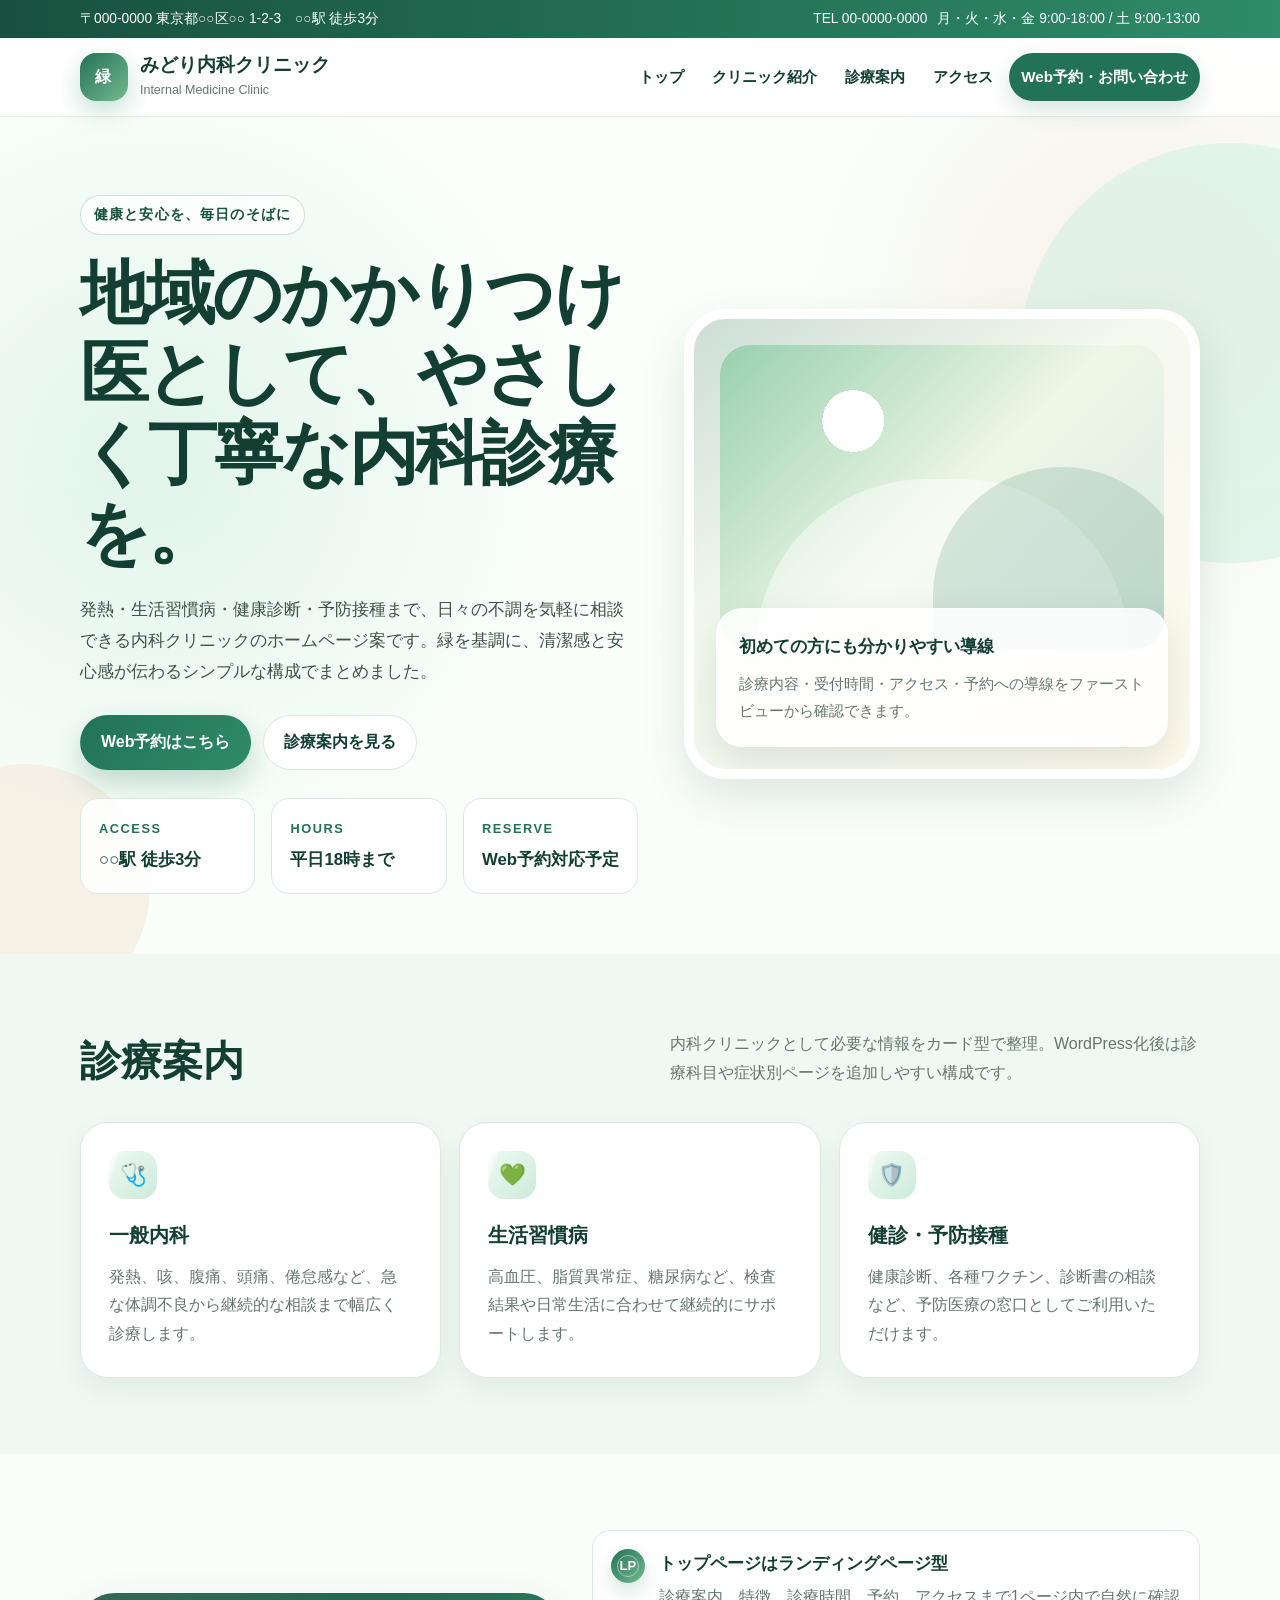
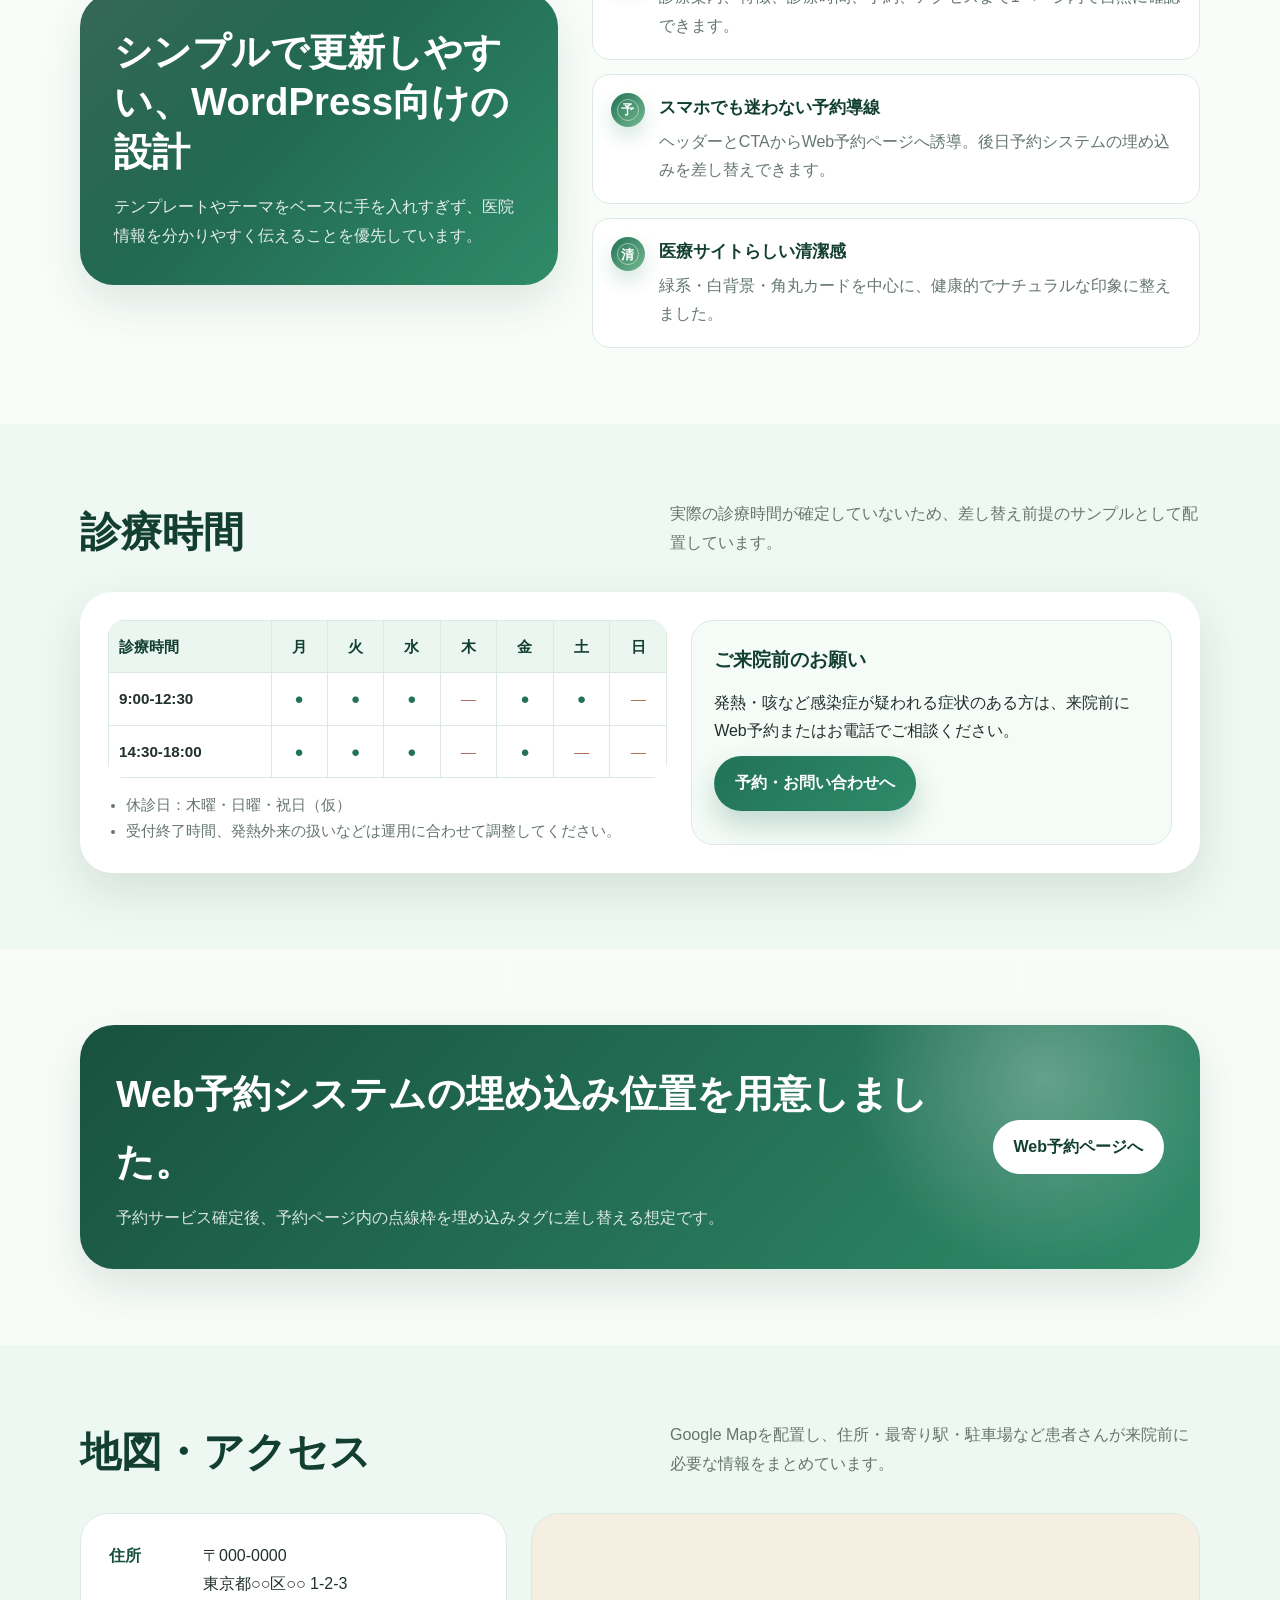
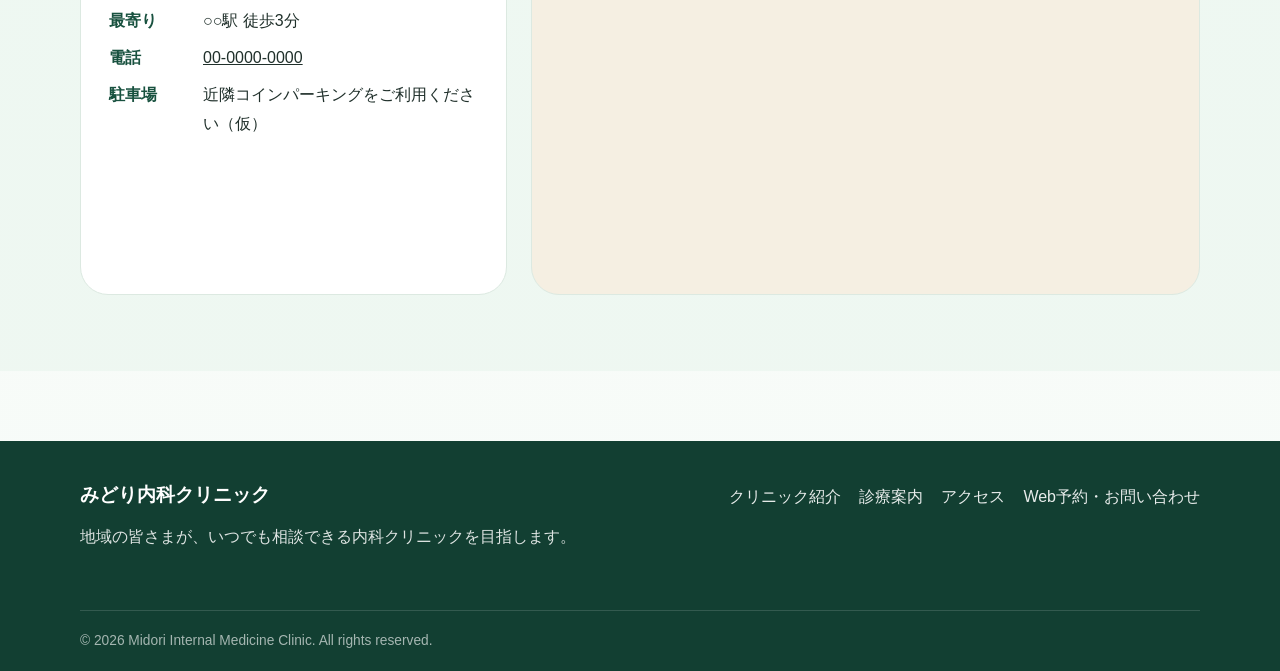
<file: index.html>
<!doctype html>
<html lang="ja">
  <head>
    <meta charset="utf-8" />
    <meta name="viewport" content="width=device-width, initial-scale=1" />
    <title>みどり内科クリニック｜地域に寄り添う内科クリニック</title>
    <meta
      name="description"
      content="みどり内科クリニックの新規ホームページ案。診療案内、アクセス、Web予約の埋め込み位置、お問い合わせをスマホ・PCで見やすくまとめています。"
    />
    <link rel="stylesheet" href="assets/styles.css" />
  </head>
  <body>
    <header class="site-header">
      <div class="top-strip">
        <div class="top-strip__inner">
          <span>〒000-0000 東京都○○区○○ 1-2-3　○○駅 徒歩3分</span>
          <span class="top-strip__links">
            <a href="tel:0000000000">TEL 00-0000-0000</a>
            <span>月・火・水・金 9:00-18:00 / 土 9:00-13:00</span>
          </span>
        </div>
      </div>
      <div class="header-main">
        <a class="brand" href="index.html" aria-label="みどり内科クリニック ホーム">
          <span class="brand-mark">緑</span>
          <span>
            <span class="brand-name">みどり内科クリニック</span>
            <span class="brand-sub">Internal Medicine Clinic</span>
          </span>
        </a>
        <button class="nav-toggle" type="button" aria-expanded="false" data-nav-toggle>メニュー</button>
        <nav class="site-nav" data-site-nav aria-label="主要ナビゲーション">
          <a href="index.html">トップ</a>
          <a href="about.html">クリニック紹介</a>
          <a href="services.html">診療案内</a>
          <a href="access.html">アクセス</a>
          <a class="nav-cta" href="reservation.html">Web予約・お問い合わせ</a>
        </nav>
      </div>
    </header>

    <main>
      <section class="hero" id="top">
        <div class="container hero-grid">
          <div>
            <p class="eyebrow">健康と安心を、毎日のそばに</p>
            <h1>地域のかかりつけ医として、やさしく丁寧な内科診療を。</h1>
            <p class="hero-lead">
              発熱・生活習慣病・健康診断・予防接種まで、日々の不調を気軽に相談できる内科クリニックのホームページ案です。緑を基調に、清潔感と安心感が伝わるシンプルな構成でまとめました。
            </p>
            <div class="hero-actions">
              <a class="button button-primary" href="reservation.html">Web予約はこちら</a>
              <a class="button button-secondary" href="services.html">診療案内を見る</a>
            </div>
            <div class="quick-info" aria-label="クリニック基本情報">
              <div class="quick-info__item">
                <span>ACCESS</span>
                <strong>○○駅 徒歩3分</strong>
              </div>
              <div class="quick-info__item">
                <span>HOURS</span>
                <strong>平日18時まで</strong>
              </div>
              <div class="quick-info__item">
                <span>RESERVE</span>
                <strong>Web予約対応予定</strong>
              </div>
            </div>
          </div>
          <div class="hero-card" aria-label="院内イメージ">
            <div class="hero-card__photo"></div>
            <div class="hero-card__panel">
              <strong>初めての方にも分かりやすい導線</strong>
              <p>診療内容・受付時間・アクセス・予約への導線をファーストビューから確認できます。</p>
            </div>
          </div>
        </div>
      </section>

      <section class="section section-soft" id="services">
        <div class="container">
          <div class="section-heading">
            <h2>診療案内</h2>
            <p>内科クリニックとして必要な情報をカード型で整理。WordPress化後は診療科目や症状別ページを追加しやすい構成です。</p>
          </div>
          <div class="cards">
            <article class="card">
              <div class="card__icon" data-icon="🩺" aria-hidden="true"></div>
              <h3>一般内科</h3>
              <p>発熱、咳、腹痛、頭痛、倦怠感など、急な体調不良から継続的な相談まで幅広く診療します。</p>
            </article>
            <article class="card">
              <div class="card__icon" data-icon="💚" aria-hidden="true"></div>
              <h3>生活習慣病</h3>
              <p>高血圧、脂質異常症、糖尿病など、検査結果や日常生活に合わせて継続的にサポートします。</p>
            </article>
            <article class="card">
              <div class="card__icon" data-icon="🛡️" aria-hidden="true"></div>
              <h3>健診・予防接種</h3>
              <p>健康診断、各種ワクチン、診断書の相談など、予防医療の窓口としてご利用いただけます。</p>
            </article>
          </div>
        </div>
      </section>

      <section class="section">
        <div class="container feature-grid">
          <div class="feature-panel">
            <h2>シンプルで更新しやすい、WordPress向けの設計</h2>
            <p>テンプレートやテーマをベースに手を入れすぎず、医院情報を分かりやすく伝えることを優先しています。</p>
          </div>
          <div class="feature-list">
            <div class="feature-list__item">
              <span class="feature-icon" data-icon="LP" aria-hidden="true"></span>
              <div>
                <h3>トップページはランディングページ型</h3>
                <p>診療案内、特徴、診療時間、予約、アクセスまで1ページ内で自然に確認できます。</p>
              </div>
            </div>
            <div class="feature-list__item">
              <span class="feature-icon" data-icon="予" aria-hidden="true"></span>
              <div>
                <h3>スマホでも迷わない予約導線</h3>
                <p>ヘッダーとCTAからWeb予約ページへ誘導。後日予約システムの埋め込みを差し替えできます。</p>
              </div>
            </div>
            <div class="feature-list__item">
              <span class="feature-icon" data-icon="清" aria-hidden="true"></span>
              <div>
                <h3>医療サイトらしい清潔感</h3>
                <p>緑系・白背景・角丸カードを中心に、健康的でナチュラルな印象に整えました。</p>
              </div>
            </div>
          </div>
        </div>
      </section>

      <section class="section section-soft" id="hours">
        <div class="container">
          <div class="section-heading">
            <h2>診療時間</h2>
            <p>実際の診療時間が確定していないため、差し替え前提のサンプルとして配置しています。</p>
          </div>
          <div class="hours-card">
            <div>
              <table class="hours-table" aria-label="診療時間表">
                <thead>
                  <tr>
                    <th>診療時間</th>
                    <th>月</th>
                    <th>火</th>
                    <th>水</th>
                    <th>木</th>
                    <th>金</th>
                    <th>土</th>
                    <th>日</th>
                  </tr>
                </thead>
                <tbody>
                  <tr>
                    <td>9:00-12:30</td>
                    <td class="circle">●</td>
                    <td class="circle">●</td>
                    <td class="circle">●</td>
                    <td class="closed">—</td>
                    <td class="circle">●</td>
                    <td class="circle">●</td>
                    <td class="closed">—</td>
                  </tr>
                  <tr>
                    <td>14:30-18:00</td>
                    <td class="circle">●</td>
                    <td class="circle">●</td>
                    <td class="circle">●</td>
                    <td class="closed">—</td>
                    <td class="circle">●</td>
                    <td class="closed">—</td>
                    <td class="closed">—</td>
                  </tr>
                </tbody>
              </table>
              <ul class="note-list">
                <li>休診日：木曜・日曜・祝日（仮）</li>
                <li>受付終了時間、発熱外来の扱いなどは運用に合わせて調整してください。</li>
              </ul>
            </div>
            <div class="info-box">
              <h3>ご来院前のお願い</h3>
              <p>発熱・咳など感染症が疑われる症状のある方は、来院前にWeb予約またはお電話でご相談ください。</p>
              <a class="button button-primary" href="reservation.html">予約・お問い合わせへ</a>
            </div>
          </div>
        </div>
      </section>

      <section class="section">
        <div class="container cta-band">
          <div class="cta-band__inner">
            <div>
              <h2>Web予約システムの埋め込み位置を用意しました。</h2>
              <p>予約サービス確定後、予約ページ内の点線枠を埋め込みタグに差し替える想定です。</p>
            </div>
            <a class="button button-secondary" href="reservation.html">Web予約ページへ</a>
          </div>
        </div>
      </section>

      <section class="section section-soft" id="access">
        <div class="container">
          <div class="section-heading">
            <h2>地図・アクセス</h2>
            <p>Google Mapを配置し、住所・最寄り駅・駐車場など患者さんが来院前に必要な情報をまとめています。</p>
          </div>
          <div class="access-grid">
            <div class="access-detail">
              <dl>
                <dt>住所</dt>
                <dd>〒000-0000<br />東京都○○区○○ 1-2-3</dd>
                <dt>最寄り</dt>
                <dd>○○駅 徒歩3分</dd>
                <dt>電話</dt>
                <dd><a href="tel:0000000000">00-0000-0000</a></dd>
                <dt>駐車場</dt>
                <dd>近隣コインパーキングをご利用ください（仮）</dd>
              </dl>
            </div>
            <div class="map-box">
              <iframe
                title="Google Map"
                loading="lazy"
                referrerpolicy="no-referrer-when-downgrade"
                src="https://www.google.com/maps?q=%E6%9D%B1%E4%BA%AC%E9%A7%85&output=embed"
              ></iframe>
            </div>
          </div>
        </div>
      </section>
    </main>

    <footer class="site-footer">
      <div class="container footer-grid">
        <div>
          <strong class="brand-name" style="color: #fff">みどり内科クリニック</strong>
          <p>地域の皆さまが、いつでも相談できる内科クリニックを目指します。</p>
        </div>
        <nav class="footer-nav" aria-label="フッターナビゲーション">
          <a href="about.html">クリニック紹介</a>
          <a href="services.html">診療案内</a>
          <a href="access.html">アクセス</a>
          <a href="reservation.html">Web予約・お問い合わせ</a>
        </nav>
      </div>
      <div class="container copyright">© 2026 Midori Internal Medicine Clinic. All rights reserved.</div>
    </footer>
    <script src="assets/main.js"></script>
  </body>
</html>
</file>
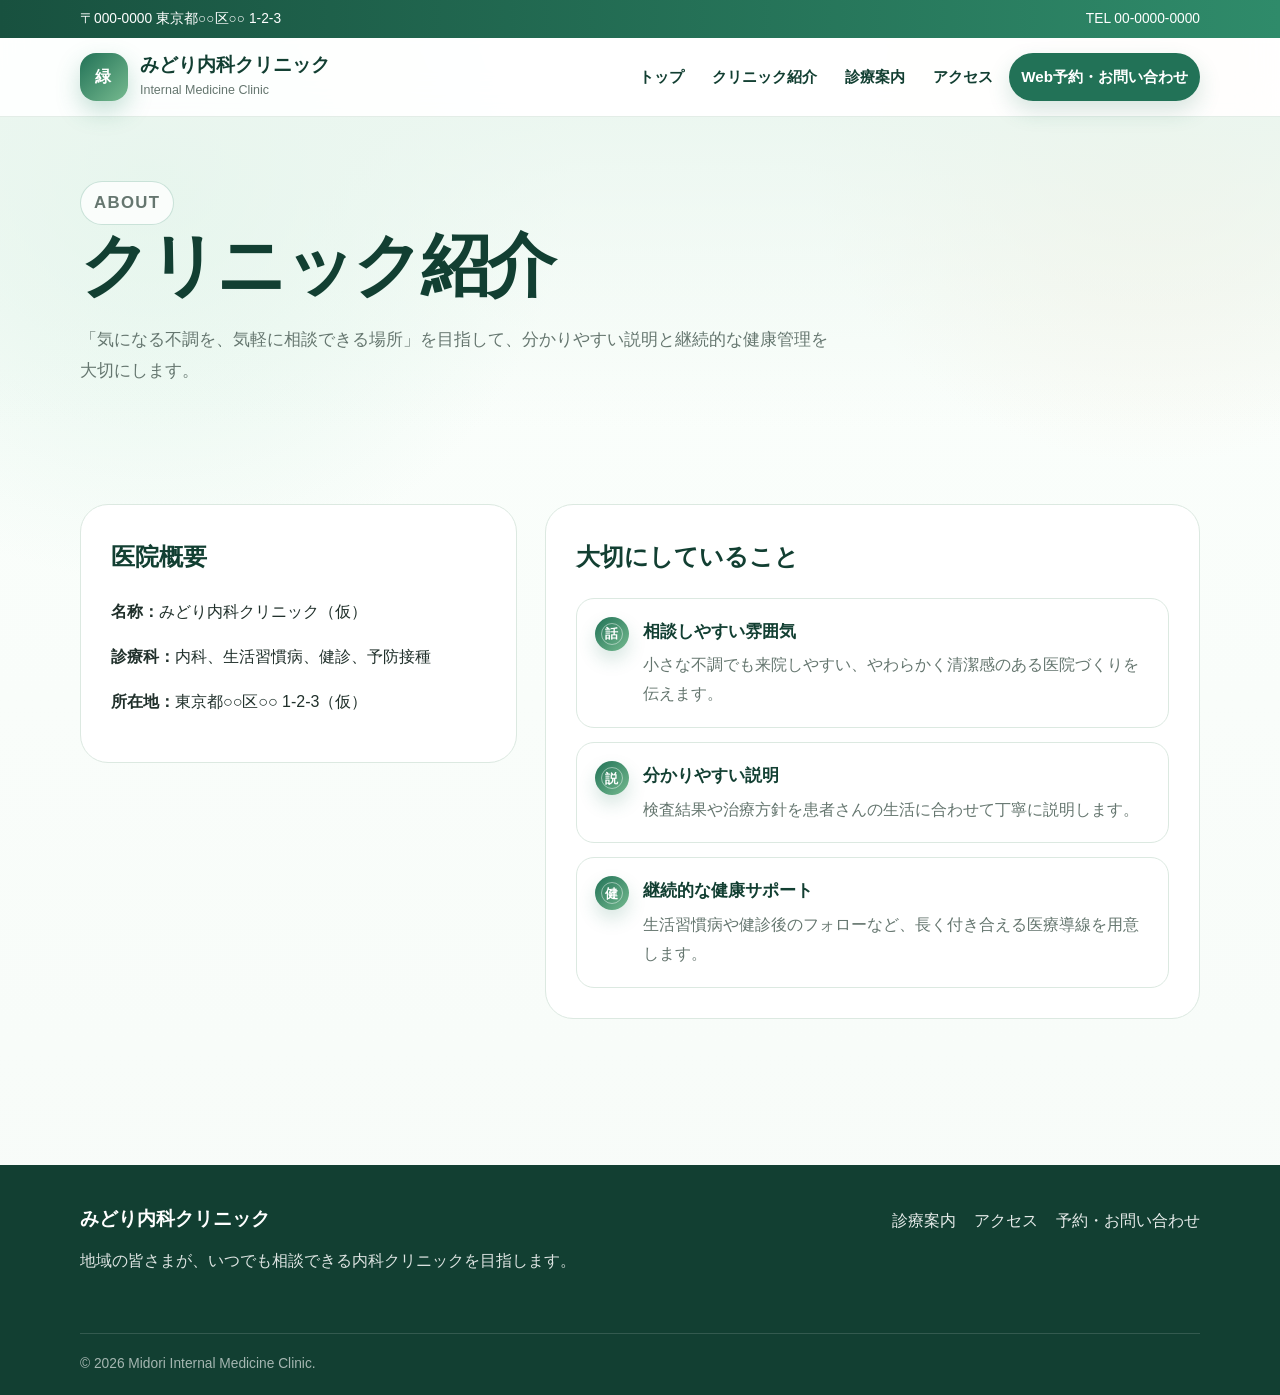
<file: about.html>
<!doctype html>
<html lang="ja">
  <head>
    <meta charset="utf-8" />
    <meta name="viewport" content="width=device-width, initial-scale=1" />
    <title>クリニック紹介｜みどり内科クリニック</title>
    <meta name="description" content="みどり内科クリニックの理念、特徴、院内づくりを紹介します。" />
    <link rel="stylesheet" href="assets/styles.css" />
  </head>
  <body>
    <header class="site-header">
      <div class="top-strip"><div class="top-strip__inner"><span>〒000-0000 東京都○○区○○ 1-2-3</span><span class="top-strip__links"><a href="tel:0000000000">TEL 00-0000-0000</a></span></div></div>
      <div class="header-main">
        <a class="brand" href="index.html"><span class="brand-mark">緑</span><span><span class="brand-name">みどり内科クリニック</span><span class="brand-sub">Internal Medicine Clinic</span></span></a>
        <button class="nav-toggle" type="button" aria-expanded="false" data-nav-toggle>メニュー</button>
        <nav class="site-nav" data-site-nav aria-label="主要ナビゲーション"><a href="index.html">トップ</a><a href="about.html">クリニック紹介</a><a href="services.html">診療案内</a><a href="access.html">アクセス</a><a class="nav-cta" href="reservation.html">Web予約・お問い合わせ</a></nav>
      </div>
    </header>
    <main>
      <section class="page-hero">
        <div class="container">
          <p class="eyebrow">ABOUT</p>
          <h1>クリニック紹介</h1>
          <p>「気になる不調を、気軽に相談できる場所」を目指して、分かりやすい説明と継続的な健康管理を大切にします。</p>
        </div>
      </section>
      <section class="section">
        <div class="container content-grid">
          <aside class="content-card">
            <h2>医院概要</h2>
            <p><strong>名称：</strong>みどり内科クリニック（仮）</p>
            <p><strong>診療科：</strong>内科、生活習慣病、健診、予防接種</p>
            <p><strong>所在地：</strong>東京都○○区○○ 1-2-3（仮）</p>
          </aside>
          <div class="content-card">
            <h2>大切にしていること</h2>
            <div class="feature-list">
              <div class="feature-list__item"><span class="feature-icon" data-icon="話" aria-hidden="true"></span><div><h3>相談しやすい雰囲気</h3><p>小さな不調でも来院しやすい、やわらかく清潔感のある医院づくりを伝えます。</p></div></div>
              <div class="feature-list__item"><span class="feature-icon" data-icon="説" aria-hidden="true"></span><div><h3>分かりやすい説明</h3><p>検査結果や治療方針を患者さんの生活に合わせて丁寧に説明します。</p></div></div>
              <div class="feature-list__item"><span class="feature-icon" data-icon="健" aria-hidden="true"></span><div><h3>継続的な健康サポート</h3><p>生活習慣病や健診後のフォローなど、長く付き合える医療導線を用意します。</p></div></div>
            </div>
          </div>
        </div>
      </section>
    </main>
    <footer class="site-footer"><div class="container footer-grid"><div><strong class="brand-name" style="color:#fff">みどり内科クリニック</strong><p>地域の皆さまが、いつでも相談できる内科クリニックを目指します。</p></div><nav class="footer-nav"><a href="services.html">診療案内</a><a href="access.html">アクセス</a><a href="reservation.html">予約・お問い合わせ</a></nav></div><div class="container copyright">© 2026 Midori Internal Medicine Clinic.</div></footer>
    <script src="assets/main.js"></script>
  </body>
</html>
</file>
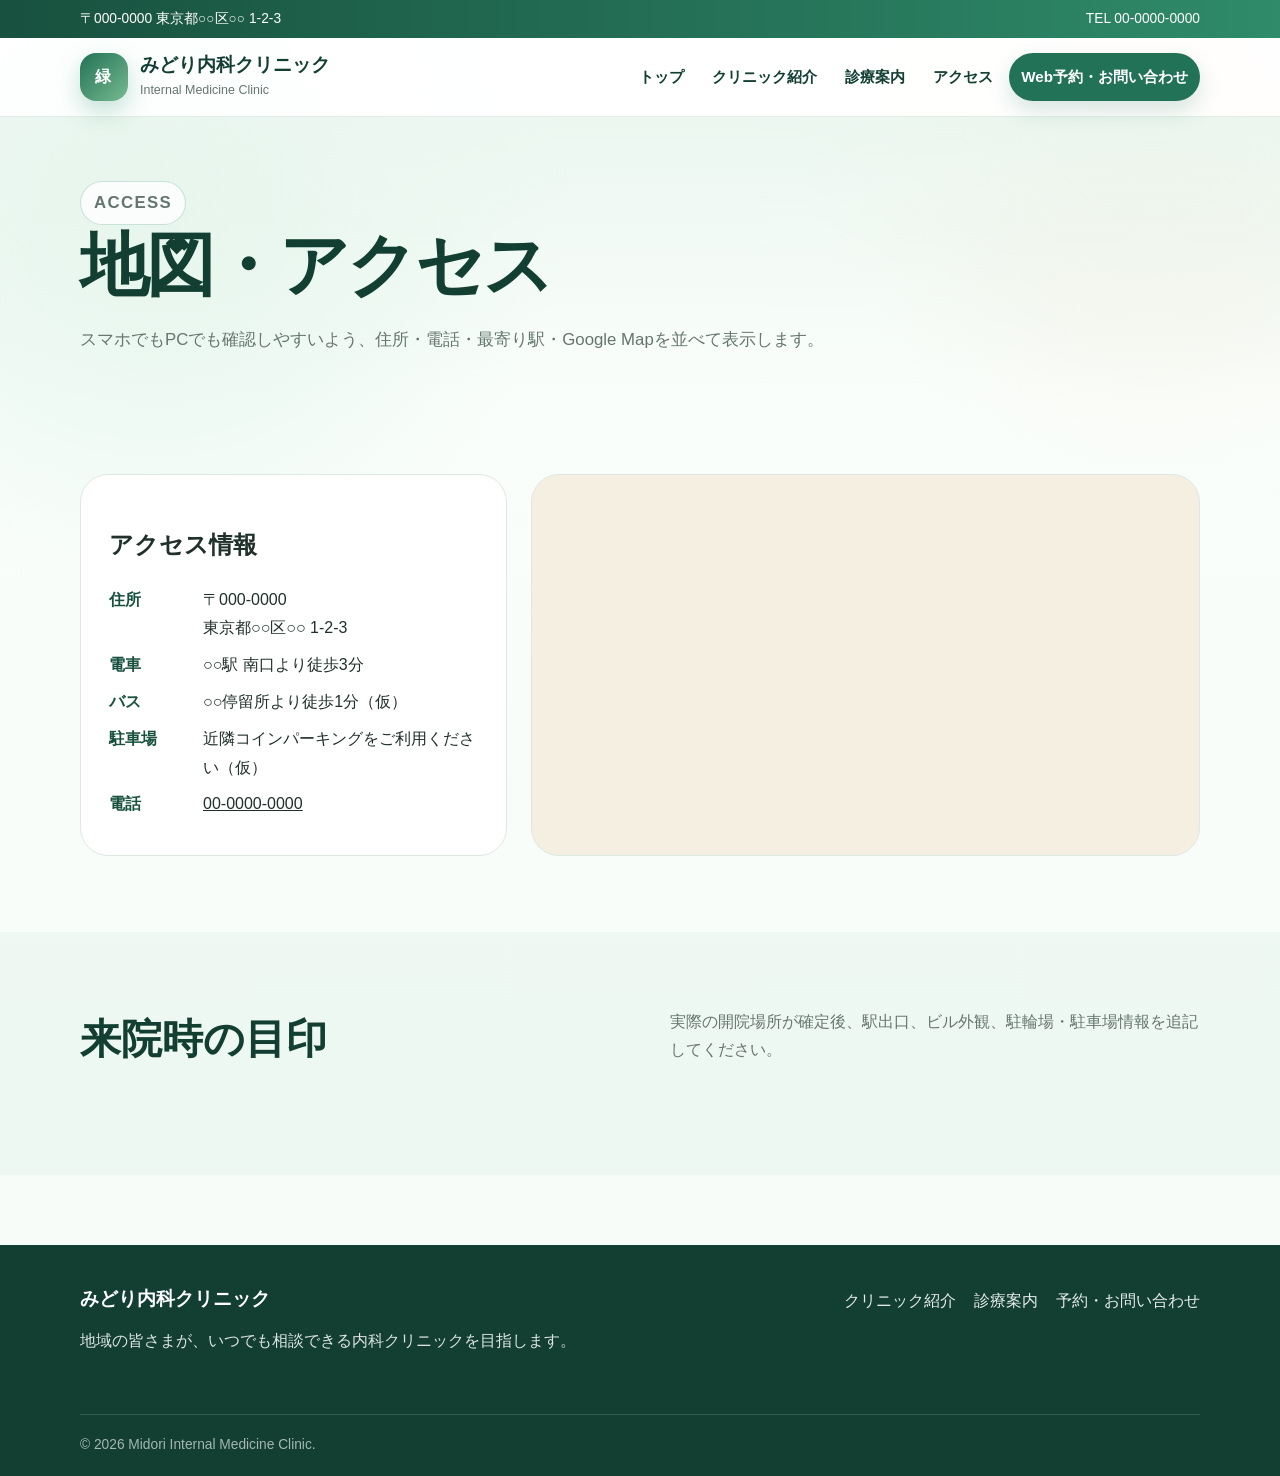
<file: access.html>
<!doctype html>
<html lang="ja">
  <head>
    <meta charset="utf-8" />
    <meta name="viewport" content="width=device-width, initial-scale=1" />
    <title>地図・アクセス｜みどり内科クリニック</title>
    <meta name="description" content="みどり内科クリニックの住所、最寄り駅、Google Map、アクセス情報です。" />
    <link rel="stylesheet" href="assets/styles.css" />
  </head>
  <body>
    <header class="site-header">
      <div class="top-strip"><div class="top-strip__inner"><span>〒000-0000 東京都○○区○○ 1-2-3</span><span class="top-strip__links"><a href="tel:0000000000">TEL 00-0000-0000</a></span></div></div>
      <div class="header-main"><a class="brand" href="index.html"><span class="brand-mark">緑</span><span><span class="brand-name">みどり内科クリニック</span><span class="brand-sub">Internal Medicine Clinic</span></span></a><button class="nav-toggle" type="button" aria-expanded="false" data-nav-toggle>メニュー</button><nav class="site-nav" data-site-nav><a href="index.html">トップ</a><a href="about.html">クリニック紹介</a><a href="services.html">診療案内</a><a href="access.html">アクセス</a><a class="nav-cta" href="reservation.html">Web予約・お問い合わせ</a></nav></div>
    </header>
    <main>
      <section class="page-hero"><div class="container"><p class="eyebrow">ACCESS</p><h1>地図・アクセス</h1><p>スマホでもPCでも確認しやすいよう、住所・電話・最寄り駅・Google Mapを並べて表示します。</p></div></section>
      <section class="section"><div class="container access-grid"><div class="access-detail"><h2>アクセス情報</h2><dl><dt>住所</dt><dd>〒000-0000<br>東京都○○区○○ 1-2-3</dd><dt>電車</dt><dd>○○駅 南口より徒歩3分</dd><dt>バス</dt><dd>○○停留所より徒歩1分（仮）</dd><dt>駐車場</dt><dd>近隣コインパーキングをご利用ください（仮）</dd><dt>電話</dt><dd><a href="tel:0000000000">00-0000-0000</a></dd></dl></div><div class="map-box"><iframe title="Google Map" loading="lazy" referrerpolicy="no-referrer-when-downgrade" src="https://www.google.com/maps?q=%E6%9D%B1%E4%BA%AC%E9%A7%85&output=embed"></iframe></div></div></section>
      <section class="section section-soft"><div class="container"><div class="section-heading"><h2>来院時の目印</h2><p>実際の開院場所が確定後、駅出口、ビル外観、駐輪場・駐車場情報を追記してください。</p></div></div></section>
    </main>
    <footer class="site-footer"><div class="container footer-grid"><div><strong class="brand-name" style="color:#fff">みどり内科クリニック</strong><p>地域の皆さまが、いつでも相談できる内科クリニックを目指します。</p></div><nav class="footer-nav"><a href="about.html">クリニック紹介</a><a href="services.html">診療案内</a><a href="reservation.html">予約・お問い合わせ</a></nav></div><div class="container copyright">© 2026 Midori Internal Medicine Clinic.</div></footer>
    <script src="assets/main.js"></script>
  </body>
</html>
</file>
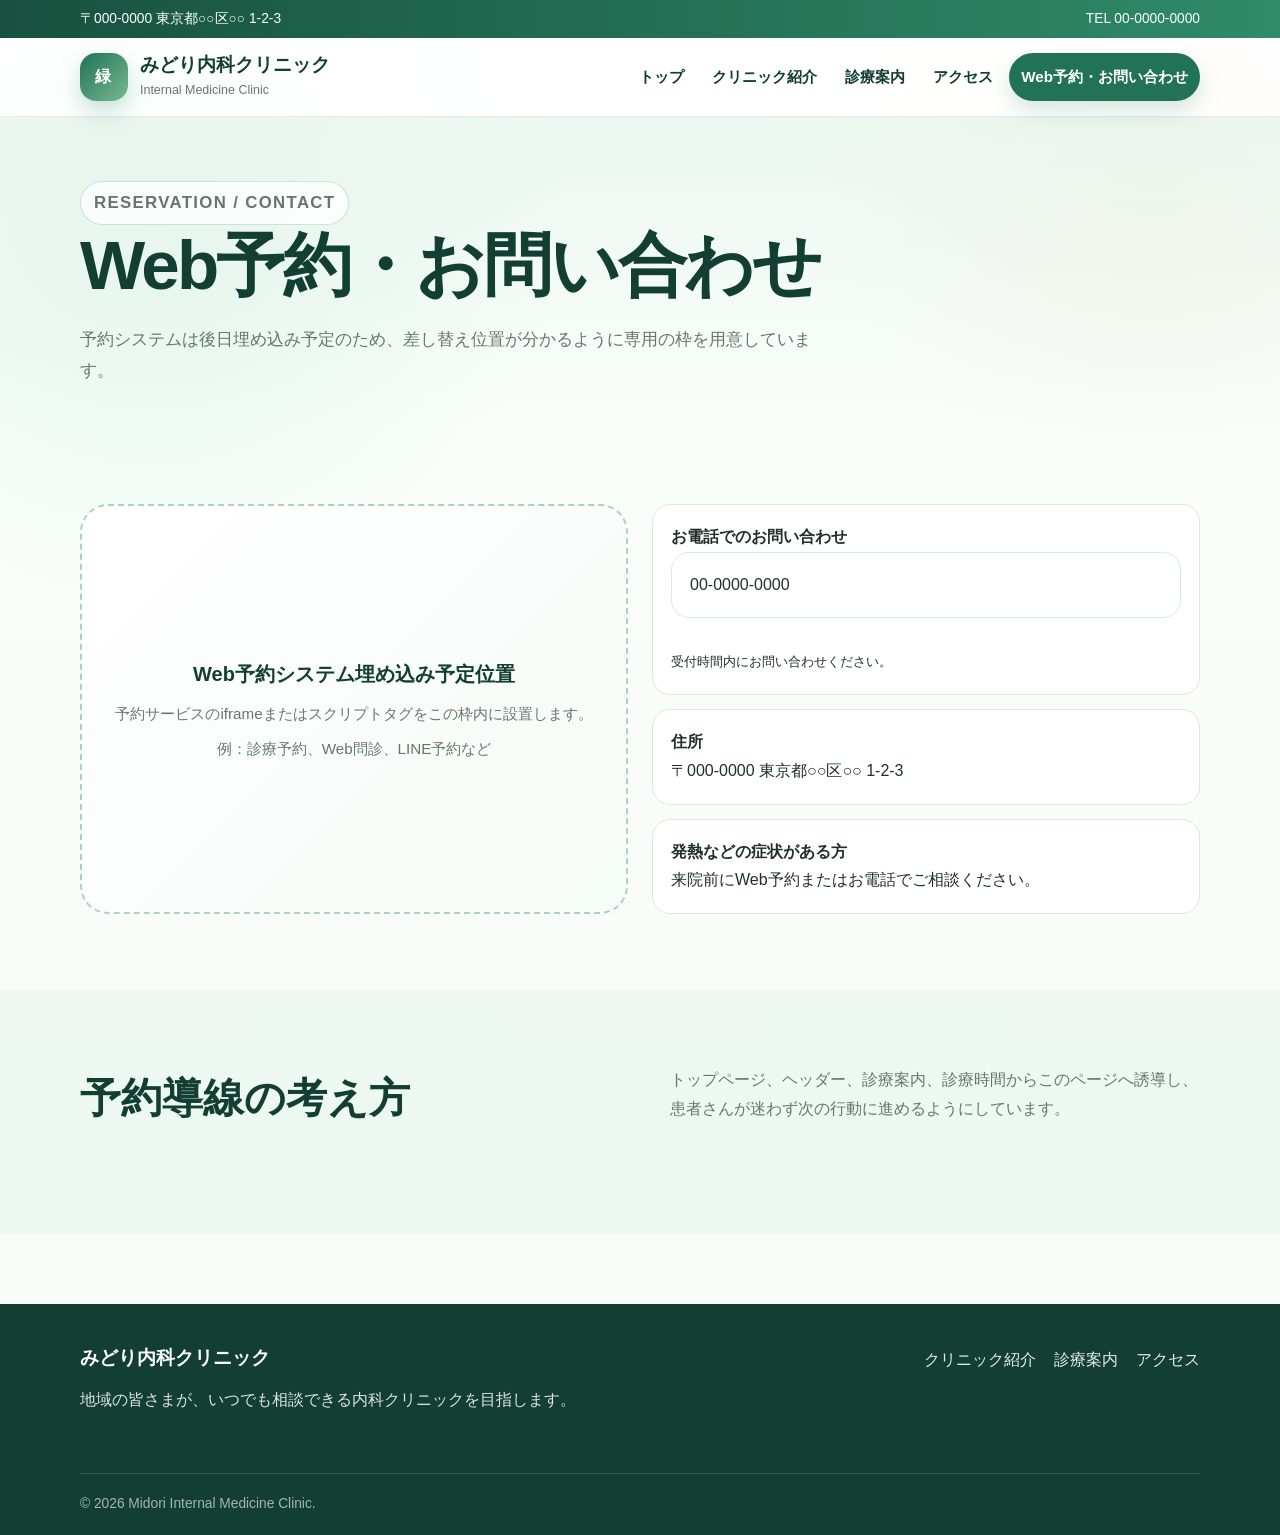
<file: reservation.html>
<!doctype html>
<html lang="ja">
  <head>
    <meta charset="utf-8" />
    <meta name="viewport" content="width=device-width, initial-scale=1" />
    <title>Web予約・お問い合わせ｜みどり内科クリニック</title>
    <meta name="description" content="Web予約システムの埋め込み予定位置とお問い合わせ情報です。" />
    <link rel="stylesheet" href="assets/styles.css" />
  </head>
  <body>
    <header class="site-header">
      <div class="top-strip"><div class="top-strip__inner"><span>〒000-0000 東京都○○区○○ 1-2-3</span><span class="top-strip__links"><a href="tel:0000000000">TEL 00-0000-0000</a></span></div></div>
      <div class="header-main"><a class="brand" href="index.html"><span class="brand-mark">緑</span><span><span class="brand-name">みどり内科クリニック</span><span class="brand-sub">Internal Medicine Clinic</span></span></a><button class="nav-toggle" type="button" aria-expanded="false" data-nav-toggle>メニュー</button><nav class="site-nav" data-site-nav><a href="index.html">トップ</a><a href="about.html">クリニック紹介</a><a href="services.html">診療案内</a><a href="access.html">アクセス</a><a class="nav-cta" href="reservation.html">Web予約・お問い合わせ</a></nav></div>
    </header>
    <main>
      <section class="page-hero"><div class="container"><p class="eyebrow">RESERVATION / CONTACT</p><h1>Web予約・お問い合わせ</h1><p>予約システムは後日埋め込み予定のため、差し替え位置が分かるように専用の枠を用意しています。</p></div></section>
      <section class="section"><div class="container reservation-grid"><div class="embed-placeholder" id="web-reservation"><div><strong>Web予約システム埋め込み予定位置</strong><span>予約サービスのiframeまたはスクリプトタグをこの枠内に設置します。</span><span>例：診療予約、Web問診、LINE予約など</span></div></div><div class="contact-list" id="contact"><div><strong>お電話でのお問い合わせ</strong><br><a href="tel:0000000000">00-0000-0000</a><br><small>受付時間内にお問い合わせください。</small></div><div><strong>住所</strong><br>〒000-0000 東京都○○区○○ 1-2-3</div><div><strong>発熱などの症状がある方</strong><br>来院前にWeb予約またはお電話でご相談ください。</div></div></div></section>
      <section class="section section-soft"><div class="container"><div class="section-heading"><h2>予約導線の考え方</h2><p>トップページ、ヘッダー、診療案内、診療時間からこのページへ誘導し、患者さんが迷わず次の行動に進めるようにしています。</p></div></div></section>
    </main>
    <footer class="site-footer"><div class="container footer-grid"><div><strong class="brand-name" style="color:#fff">みどり内科クリニック</strong><p>地域の皆さまが、いつでも相談できる内科クリニックを目指します。</p></div><nav class="footer-nav"><a href="about.html">クリニック紹介</a><a href="services.html">診療案内</a><a href="access.html">アクセス</a></nav></div><div class="container copyright">© 2026 Midori Internal Medicine Clinic.</div></footer>
    <script src="assets/main.js"></script>
  </body>
</html>
</file>
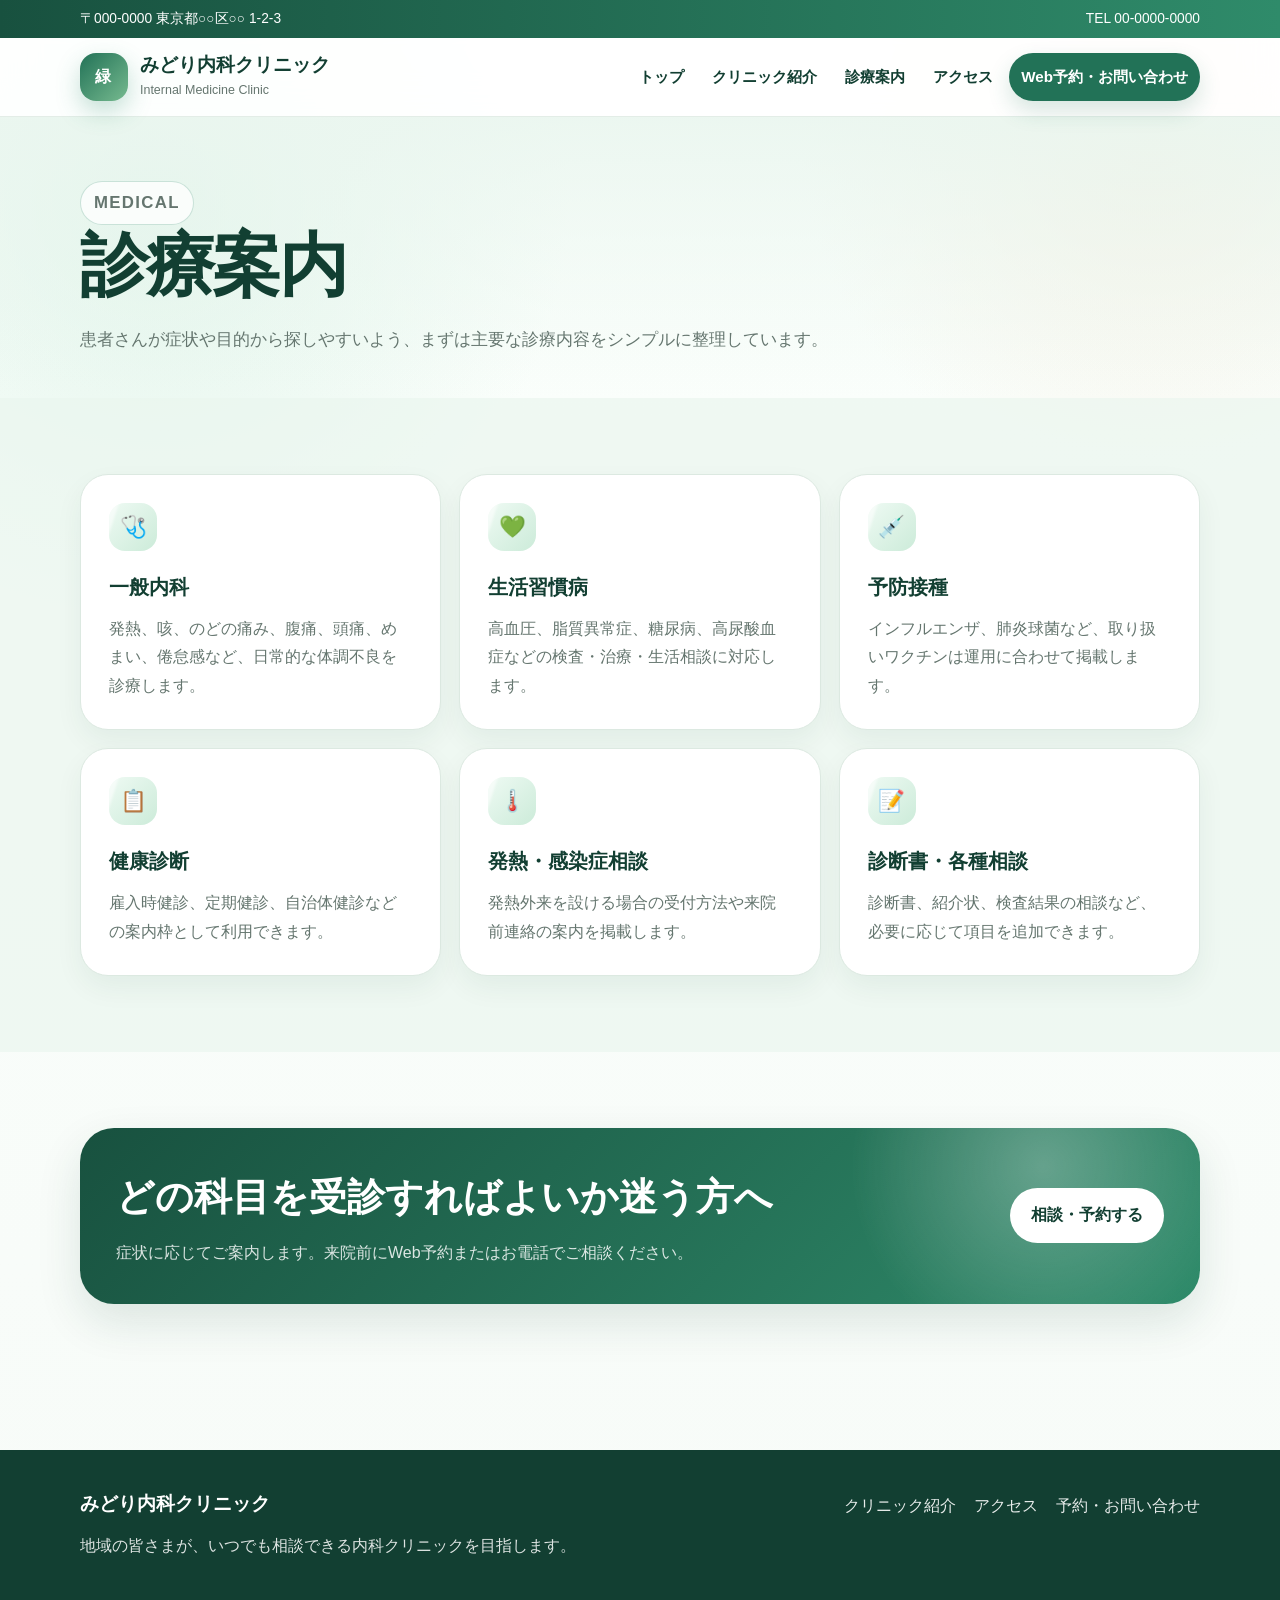
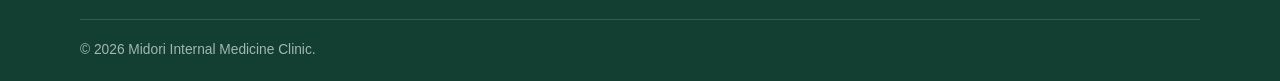
<file: services.html>
<!doctype html>
<html lang="ja">
  <head>
    <meta charset="utf-8" />
    <meta name="viewport" content="width=device-width, initial-scale=1" />
    <title>診療案内｜みどり内科クリニック</title>
    <meta name="description" content="一般内科、生活習慣病、健診・予防接種などの診療案内です。" />
    <link rel="stylesheet" href="assets/styles.css" />
  </head>
  <body>
    <header class="site-header">
      <div class="top-strip"><div class="top-strip__inner"><span>〒000-0000 東京都○○区○○ 1-2-3</span><span class="top-strip__links"><a href="tel:0000000000">TEL 00-0000-0000</a></span></div></div>
      <div class="header-main"><a class="brand" href="index.html"><span class="brand-mark">緑</span><span><span class="brand-name">みどり内科クリニック</span><span class="brand-sub">Internal Medicine Clinic</span></span></a><button class="nav-toggle" type="button" aria-expanded="false" data-nav-toggle>メニュー</button><nav class="site-nav" data-site-nav><a href="index.html">トップ</a><a href="about.html">クリニック紹介</a><a href="services.html">診療案内</a><a href="access.html">アクセス</a><a class="nav-cta" href="reservation.html">Web予約・お問い合わせ</a></nav></div>
    </header>
    <main>
      <section class="page-hero"><div class="container"><p class="eyebrow">MEDICAL</p><h1>診療案内</h1><p>患者さんが症状や目的から探しやすいよう、まずは主要な診療内容をシンプルに整理しています。</p></div></section>
      <section class="section section-soft"><div class="container"><div class="cards"><article class="card"><div class="card__icon" data-icon="🩺" aria-hidden="true"></div><h3>一般内科</h3><p>発熱、咳、のどの痛み、腹痛、頭痛、めまい、倦怠感など、日常的な体調不良を診療します。</p></article><article class="card"><div class="card__icon" data-icon="💚" aria-hidden="true"></div><h3>生活習慣病</h3><p>高血圧、脂質異常症、糖尿病、高尿酸血症などの検査・治療・生活相談に対応します。</p></article><article class="card"><div class="card__icon" data-icon="💉" aria-hidden="true"></div><h3>予防接種</h3><p>インフルエンザ、肺炎球菌など、取り扱いワクチンは運用に合わせて掲載します。</p></article><article class="card"><div class="card__icon" data-icon="📋" aria-hidden="true"></div><h3>健康診断</h3><p>雇入時健診、定期健診、自治体健診などの案内枠として利用できます。</p></article><article class="card"><div class="card__icon" data-icon="🌡️" aria-hidden="true"></div><h3>発熱・感染症相談</h3><p>発熱外来を設ける場合の受付方法や来院前連絡の案内を掲載します。</p></article><article class="card"><div class="card__icon" data-icon="📝" aria-hidden="true"></div><h3>診断書・各種相談</h3><p>診断書、紹介状、検査結果の相談など、必要に応じて項目を追加できます。</p></article></div></div></section>
      <section class="section"><div class="container cta-band"><div class="cta-band__inner"><div><h2>どの科目を受診すればよいか迷う方へ</h2><p>症状に応じてご案内します。来院前にWeb予約またはお電話でご相談ください。</p></div><a class="button button-secondary" href="reservation.html">相談・予約する</a></div></div></section>
    </main>
    <footer class="site-footer"><div class="container footer-grid"><div><strong class="brand-name" style="color:#fff">みどり内科クリニック</strong><p>地域の皆さまが、いつでも相談できる内科クリニックを目指します。</p></div><nav class="footer-nav"><a href="about.html">クリニック紹介</a><a href="access.html">アクセス</a><a href="reservation.html">予約・お問い合わせ</a></nav></div><div class="container copyright">© 2026 Midori Internal Medicine Clinic.</div></footer>
    <script src="assets/main.js"></script>
  </body>
</html>
</file>
<file: assets/styles.css>
:root {
  --green-900: #123f32;
  --green-800: #18513f;
  --green-700: #227257;
  --green-600: #2f8b6a;
  --green-100: #eaf6ef;
  --green-050: #f5fbf7;
  --mint: #d8f1e4;
  --cream: #fffaf0;
  --beige: #f5efe2;
  --text: #20302b;
  --muted: #65766f;
  --line: #dce9e1;
  --white: #ffffff;
  --shadow: 0 18px 45px rgba(18, 63, 50, 0.12);
  --radius-lg: 28px;
  --radius-md: 18px;
  --radius-sm: 12px;
  --container: min(1120px, calc(100% - 40px));
}

@keyframes clinic-icon-pulse {
  0%,
  100% {
    box-shadow: 0 10px 22px rgba(34, 114, 87, 0.12), 0 0 0 0 rgba(47, 139, 106, 0.22);
  }
  55% {
    box-shadow: 0 14px 30px rgba(34, 114, 87, 0.2), 0 0 0 12px rgba(47, 139, 106, 0);
  }
}

@keyframes clinic-icon-float {
  0%,
  100% {
    transform: translateY(0) scale(1);
  }
  50% {
    transform: translateY(-3px) scale(1.04);
  }
}

@keyframes clinic-icon-shine {
  from {
    transform: translateX(-120%) rotate(18deg);
  }
  to {
    transform: translateX(150%) rotate(18deg);
  }
}

* {
  box-sizing: border-box;
}

html {
  scroll-behavior: smooth;
}

body {
  margin: 0;
  color: var(--text);
  font-family: "Noto Sans JP", "Hiragino Kaku Gothic ProN", "Yu Gothic", Meiryo, sans-serif;
  line-height: 1.8;
  background:
    radial-gradient(circle at 12% 12%, rgba(216, 241, 228, 0.75), transparent 26rem),
    radial-gradient(circle at 90% 8%, rgba(245, 239, 226, 0.9), transparent 22rem),
    linear-gradient(180deg, #fbfffc 0%, #f7fbf8 100%);
}

img,
svg {
  max-width: 100%;
  height: auto;
}

a {
  color: inherit;
}

.container {
  width: var(--container);
  margin: 0 auto;
}

.site-header {
  position: sticky;
  top: 0;
  z-index: 50;
  background: rgba(255, 255, 255, 0.9);
  backdrop-filter: blur(18px);
  border-bottom: 1px solid rgba(220, 233, 225, 0.8);
}

.top-strip {
  color: var(--white);
  background: linear-gradient(90deg, var(--green-800), var(--green-600));
  font-size: 0.86rem;
}

.top-strip__inner {
  width: var(--container);
  min-height: 38px;
  display: flex;
  gap: 18px;
  align-items: center;
  justify-content: space-between;
  margin: 0 auto;
}

.top-strip__links {
  display: flex;
  gap: 10px;
  align-items: center;
  white-space: nowrap;
}

.top-strip a {
  text-decoration: none;
}

.header-main {
  width: var(--container);
  display: flex;
  align-items: center;
  justify-content: space-between;
  gap: 24px;
  min-height: 78px;
  margin: 0 auto;
}

.brand {
  display: flex;
  gap: 12px;
  align-items: center;
  text-decoration: none;
}

.brand-mark {
  width: 48px;
  height: 48px;
  display: grid;
  place-items: center;
  color: var(--white);
  font-weight: 800;
  letter-spacing: 0.08em;
  border-radius: 16px;
  background: linear-gradient(135deg, var(--green-700), #76ba8f);
  box-shadow: 0 10px 24px rgba(47, 139, 106, 0.28);
}

.brand-name {
  display: block;
  color: var(--green-900);
  font-size: 1.16rem;
  font-weight: 800;
  line-height: 1.3;
}

.brand-sub {
  display: block;
  margin-top: 2px;
  color: var(--muted);
  font-size: 0.78rem;
}

.nav-toggle {
  display: none;
  border: 1px solid var(--line);
  border-radius: 999px;
  padding: 9px 14px;
  background: var(--white);
  color: var(--green-900);
  font-weight: 700;
}

.site-nav {
  display: flex;
  gap: 4px;
  align-items: center;
}

.site-nav .menu,
.footer-nav .menu {
  display: contents;
  margin: 0;
  padding: 0;
  list-style: none;
}

.site-nav li,
.footer-nav li {
  display: contents;
}

.site-nav a {
  padding: 10px 12px;
  color: var(--green-900);
  font-size: 0.95rem;
  font-weight: 700;
  text-decoration: none;
  border-radius: 999px;
}

.site-nav a:hover,
.site-nav a:focus-visible {
  outline: none;
  background: var(--green-100);
}

.site-nav .nav-cta {
  color: var(--white);
  background: var(--green-700);
  box-shadow: 0 10px 22px rgba(34, 114, 87, 0.18);
}

.site-nav .nav-cta:hover,
.site-nav .nav-cta:focus-visible {
  background: var(--green-800);
}

.hero {
  position: relative;
  overflow: hidden;
  padding: 78px 0 60px;
}

.hero::before,
.hero::after {
  position: absolute;
  content: "";
  border-radius: 999px;
  pointer-events: none;
}

.hero::before {
  width: 420px;
  height: 420px;
  right: -160px;
  top: 26px;
  background: rgba(216, 241, 228, 0.65);
}

.hero::after {
  width: 250px;
  height: 250px;
  left: -100px;
  bottom: -60px;
  background: rgba(245, 239, 226, 0.86);
}

.hero-grid {
  position: relative;
  z-index: 1;
  display: grid;
  grid-template-columns: 1.04fr 0.96fr;
  gap: 46px;
  align-items: center;
}

.eyebrow {
  display: inline-flex;
  gap: 8px;
  align-items: center;
  margin: 0 0 18px;
  padding: 6px 13px;
  color: var(--green-800);
  font-size: 0.9rem;
  font-weight: 800;
  letter-spacing: 0.08em;
  border: 1px solid rgba(47, 139, 106, 0.24);
  border-radius: 999px;
  background: rgba(255, 255, 255, 0.78);
}

.hero h1,
.page-hero h1 {
  margin: 0 0 20px;
  color: var(--green-900);
  font-size: clamp(2.15rem, 5.4vw, 4.35rem);
  line-height: 1.16;
  letter-spacing: -0.04em;
}

.hero-lead {
  max-width: 620px;
  margin: 0 0 28px;
  color: #3e514a;
  font-size: 1.08rem;
}

.hero-actions,
.button-row {
  display: flex;
  flex-wrap: wrap;
  gap: 12px;
  align-items: center;
}

.button {
  display: inline-flex;
  gap: 8px;
  align-items: center;
  justify-content: center;
  min-height: 48px;
  padding: 12px 20px;
  font-weight: 800;
  text-decoration: none;
  border: 1px solid transparent;
  border-radius: 999px;
}

.button-primary {
  color: var(--white);
  background: linear-gradient(135deg, var(--green-700), var(--green-600));
  box-shadow: 0 14px 28px rgba(34, 114, 87, 0.24);
}

.button-secondary {
  color: var(--green-900);
  background: var(--white);
  border-color: var(--line);
}

.hero-card {
  position: relative;
  min-height: 470px;
  overflow: hidden;
  border: 10px solid var(--white);
  border-radius: 42px;
  background:
    linear-gradient(145deg, rgba(18, 63, 50, 0.14), transparent 40%),
    linear-gradient(135deg, #ecf8f0, #fff9ec);
  box-shadow: var(--shadow);
}

.hero-card__photo {
  position: absolute;
  inset: 26px 26px 120px;
  overflow: hidden;
  border-radius: 30px;
  background:
    linear-gradient(135deg, rgba(255, 255, 255, 0.12), rgba(255, 255, 255, 0)),
    radial-gradient(circle at 30% 25%, #ffffff 0 8%, transparent 8% 100%),
    linear-gradient(135deg, #8bcaa5, #eef6e5 52%, #d8eadf);
}

.hero-card__photo::before {
  position: absolute;
  content: "";
  inset: auto 8% 0;
  height: 56%;
  border-radius: 999px 999px 0 0;
  background: rgba(255, 255, 255, 0.45);
}

.hero-card__photo::after {
  position: absolute;
  content: "";
  width: 58%;
  height: 64%;
  right: -6%;
  bottom: -4%;
  border-radius: 999px 999px 0 0;
  background: rgba(34, 114, 87, 0.16);
}

.hero-card__panel {
  position: absolute;
  left: 22px;
  right: 22px;
  bottom: 22px;
  padding: 22px;
  border: 1px solid rgba(255, 255, 255, 0.68);
  border-radius: 26px;
  background: rgba(255, 255, 255, 0.86);
  box-shadow: 0 14px 38px rgba(18, 63, 50, 0.12);
}

.hero-card__panel strong {
  display: block;
  color: var(--green-900);
  font-size: 1.08rem;
}

.hero-card__panel p {
  margin: 8px 0 0;
  color: var(--muted);
  font-size: 0.95rem;
}

.quick-info {
  display: grid;
  grid-template-columns: repeat(3, 1fr);
  gap: 16px;
  margin-top: 28px;
}

.quick-info__item {
  padding: 18px;
  border: 1px solid var(--line);
  border-radius: var(--radius-md);
  background: rgba(255, 255, 255, 0.86);
}

.quick-info__item span {
  display: block;
  color: var(--green-700);
  font-size: 0.8rem;
  font-weight: 800;
  letter-spacing: 0.12em;
}

.quick-info__item strong {
  display: block;
  margin-top: 5px;
  color: var(--green-900);
  font-size: 1.05rem;
}

.section {
  padding: 76px 0;
}

.section-soft {
  background: rgba(234, 246, 239, 0.66);
}

.section-heading {
  display: flex;
  gap: 20px;
  align-items: end;
  justify-content: space-between;
  margin-bottom: 34px;
}

.section-heading h2 {
  margin: 0;
  color: var(--green-900);
  font-size: clamp(1.8rem, 3.2vw, 2.75rem);
  line-height: 1.25;
}

.section-heading p {
  max-width: 530px;
  margin: 0;
  color: var(--muted);
}

.cards {
  display: grid;
  grid-template-columns: repeat(3, 1fr);
  gap: 18px;
}

.card {
  padding: 28px;
  border: 1px solid var(--line);
  border-radius: var(--radius-lg);
  background: var(--white);
  box-shadow: 0 12px 28px rgba(18, 63, 50, 0.06);
}

.card__icon {
  position: relative;
  width: 48px;
  height: 48px;
  display: grid;
  place-items: center;
  margin-bottom: 18px;
  overflow: hidden;
  border-radius: 16px;
  background: linear-gradient(135deg, #eefaf3, #ccebd9);
  color: var(--green-800);
  font-size: 1.35rem;
  isolation: isolate;
  animation: clinic-icon-pulse 2.8s ease-in-out infinite;
  transition: transform 0.25s ease, box-shadow 0.25s ease;
}

.card:hover .card__icon {
  transform: translateY(-4px);
}

.card__icon::before {
  position: relative;
  z-index: 1;
  content: attr(data-icon);
  display: grid;
  place-items: center;
  width: 100%;
  height: 100%;
  line-height: 1;
  animation: clinic-icon-float 2.6s ease-in-out infinite;
}

.card__icon::after {
  position: absolute;
  inset: -18px auto auto -18px;
  content: "";
  width: 20px;
  height: 82px;
  background: rgba(255, 255, 255, 0.56);
  filter: blur(1px);
  animation: clinic-icon-shine 3.8s ease-in-out infinite;
  transform: rotate(18deg);
}

.card h3 {
  margin: 0 0 10px;
  color: var(--green-900);
  font-size: 1.25rem;
}

.card p {
  margin: 0;
  color: var(--muted);
}

.feature-grid {
  display: grid;
  grid-template-columns: 0.88fr 1.12fr;
  gap: 34px;
  align-items: center;
}

.feature-panel {
  padding: 34px;
  color: var(--white);
  border-radius: 34px;
  background:
    linear-gradient(135deg, rgba(255, 255, 255, 0.13), transparent 42%),
    linear-gradient(135deg, var(--green-800), var(--green-600));
  box-shadow: var(--shadow);
}

.feature-panel h2 {
  margin: 0 0 16px;
  font-size: clamp(1.7rem, 3vw, 2.55rem);
  line-height: 1.3;
}

.feature-panel p {
  margin: 0;
  color: rgba(255, 255, 255, 0.88);
}

.feature-list {
  display: grid;
  gap: 14px;
}

.feature-list__item {
  display: grid;
  grid-template-columns: auto 1fr;
  gap: 14px;
  padding: 18px;
  border: 1px solid var(--line);
  border-radius: 18px;
  background: rgba(255, 255, 255, 0.88);
}

.feature-list__item .feature-icon,
.feature-list__item b {
  position: relative;
  display: grid;
  width: 34px;
  height: 34px;
  place-items: center;
  color: var(--white);
  overflow: hidden;
  border-radius: 999px;
  background: linear-gradient(135deg, var(--green-700), #74ba8f);
  box-shadow: 0 9px 18px rgba(34, 114, 87, 0.18);
  animation: clinic-icon-pulse 3s ease-in-out infinite;
}

.feature-list__item .feature-icon::before {
  position: relative;
  z-index: 1;
  content: attr(data-icon);
  color: var(--white);
  font-size: 0.82rem;
  font-weight: 900;
  line-height: 1;
  animation: clinic-icon-float 2.8s ease-in-out infinite;
}

.feature-list__item .feature-icon::after {
  position: absolute;
  content: "";
  inset: 6px;
  border: 1px solid rgba(255, 255, 255, 0.46);
  border-radius: inherit;
}

.feature-list__item h3 {
  margin: 0 0 4px;
  color: var(--green-900);
  font-size: 1.06rem;
}

.feature-list__item p {
  margin: 0;
  color: var(--muted);
}

.hours-card {
  display: grid;
  grid-template-columns: 1fr 0.86fr;
  gap: 24px;
  padding: 28px;
  border-radius: 32px;
  background: var(--white);
  box-shadow: var(--shadow);
}

.hours-table {
  width: 100%;
  overflow: hidden;
  border-collapse: collapse;
  border-radius: 16px;
  font-size: 0.95rem;
}

.hours-table th,
.hours-table td {
  padding: 12px 10px;
  text-align: center;
  border: 1px solid var(--line);
}

.hours-table th {
  color: var(--green-900);
  background: var(--green-100);
}

.hours-table td:first-child,
.hours-table th:first-child {
  text-align: left;
  font-weight: 800;
}

.circle {
  color: var(--green-700);
  font-weight: 900;
}

.closed {
  color: #b26d5a;
}

.note-list {
  margin: 14px 0 0;
  padding-left: 1.2em;
  color: var(--muted);
  font-size: 0.92rem;
}

.info-box {
  padding: 22px;
  border: 1px solid var(--line);
  border-radius: 22px;
  background: var(--green-050);
}

.info-box h3 {
  margin: 0 0 12px;
  color: var(--green-900);
}

.info-box p {
  margin: 0 0 10px;
}

.cta-band {
  overflow: hidden;
  border-radius: 34px;
  background:
    radial-gradient(circle at 86% 22%, rgba(255, 255, 255, 0.28), transparent 12rem),
    linear-gradient(135deg, var(--green-800), var(--green-600));
  color: var(--white);
  box-shadow: var(--shadow);
}

.cta-band__inner {
  display: grid;
  grid-template-columns: 1fr auto;
  gap: 28px;
  align-items: center;
  padding: 36px;
}

.cta-band h2 {
  margin: 0 0 8px;
  font-size: clamp(1.55rem, 3vw, 2.35rem);
}

.cta-band p {
  margin: 0;
  color: rgba(255, 255, 255, 0.84);
}

.cta-band .button-secondary {
  color: var(--green-900);
  border-color: rgba(255, 255, 255, 0.5);
}

.access-grid {
  display: grid;
  grid-template-columns: 0.78fr 1.22fr;
  gap: 24px;
}

.access-detail {
  padding: 28px;
  border: 1px solid var(--line);
  border-radius: 28px;
  background: var(--white);
}

.access-detail dl {
  display: grid;
  grid-template-columns: 5em 1fr;
  gap: 8px 14px;
  margin: 0;
}

.access-detail dt {
  color: var(--green-800);
  font-weight: 800;
}

.access-detail dd {
  margin: 0;
  color: var(--text);
}

.map-box {
  min-height: 380px;
  overflow: hidden;
  border: 1px solid var(--line);
  border-radius: 28px;
  background: var(--beige);
}

.map-box iframe {
  display: block;
  width: 100%;
  height: 100%;
  min-height: 380px;
  border: 0;
}

.reservation-grid {
  display: grid;
  grid-template-columns: 1fr 1fr;
  gap: 24px;
}

.embed-placeholder {
  min-height: 290px;
  display: grid;
  place-items: center;
  padding: 28px;
  text-align: center;
  border: 2px dashed rgba(47, 139, 106, 0.38);
  border-radius: 28px;
  background: linear-gradient(135deg, #ffffff, var(--green-050));
}

.embed-placeholder strong {
  display: block;
  color: var(--green-900);
  font-size: 1.25rem;
}

.embed-placeholder span {
  display: block;
  margin-top: 8px;
  color: var(--muted);
  font-size: 0.95rem;
}

.contact-list {
  display: grid;
  gap: 14px;
}

.contact-list a,
.contact-list div {
  display: block;
  padding: 18px;
  border: 1px solid var(--line);
  border-radius: 18px;
  background: var(--white);
  text-decoration: none;
}

.page-hero {
  padding: 64px 0 42px;
  background: linear-gradient(180deg, rgba(234, 246, 239, 0.9), rgba(255, 255, 255, 0));
}

.page-hero p {
  max-width: 760px;
  margin: 0;
  color: var(--muted);
  font-size: 1.05rem;
}

.content-grid {
  display: grid;
  grid-template-columns: 0.8fr 1.2fr;
  gap: 28px;
  align-items: start;
}

.content-card {
  padding: 30px;
  border: 1px solid var(--line);
  border-radius: 28px;
  background: var(--white);
}

.content-card h2,
.content-card h3 {
  margin-top: 0;
  color: var(--green-900);
}

.timeline {
  display: grid;
  gap: 14px;
  counter-reset: step;
}

.timeline__item {
  position: relative;
  padding: 20px 20px 20px 66px;
  border: 1px solid var(--line);
  border-radius: 18px;
  background: var(--white);
}

.timeline__item::before {
  position: absolute;
  left: 20px;
  top: 22px;
  counter-increment: step;
  content: counter(step, decimal-leading-zero);
  color: var(--green-700);
  font-weight: 900;
}

.site-footer {
  margin-top: 70px;
  color: rgba(255, 255, 255, 0.86);
  background: var(--green-900);
}

.footer-grid {
  display: grid;
  grid-template-columns: 1fr auto;
  gap: 28px;
  align-items: start;
  padding: 42px 0;
}

.site-footer a {
  color: rgba(255, 255, 255, 0.9);
  text-decoration: none;
}

.footer-nav {
  display: flex;
  flex-wrap: wrap;
  gap: 12px 18px;
  justify-content: flex-end;
}

.copyright {
  padding: 18px 0;
  color: rgba(255, 255, 255, 0.62);
  border-top: 1px solid rgba(255, 255, 255, 0.14);
  font-size: 0.86rem;
}

@media (max-width: 920px) {
  .top-strip__inner {
    align-items: flex-start;
    flex-direction: column;
    gap: 4px;
    padding: 9px 0;
  }

  .header-main {
    min-height: 70px;
  }

  .nav-toggle {
    display: inline-flex;
  }

  .site-nav {
    position: absolute;
    top: 100%;
    left: 0;
    right: 0;
    display: none;
    flex-direction: column;
    align-items: stretch;
    padding: 14px 20px 20px;
    border-bottom: 1px solid var(--line);
    background: rgba(255, 255, 255, 0.98);
  }

  .site-nav.is-open {
    display: flex;
  }

  .site-nav a {
    padding: 13px 16px;
  }

  .hero-grid,
  .feature-grid,
  .hours-card,
  .access-grid,
  .reservation-grid,
  .content-grid,
  .footer-grid {
    grid-template-columns: 1fr;
  }

  .hero-card {
    min-height: 390px;
  }

  .quick-info,
  .cards {
    grid-template-columns: 1fr;
  }

  .section-heading {
    display: block;
  }

  .section-heading p {
    margin-top: 12px;
  }

  .cta-band__inner {
    grid-template-columns: 1fr;
  }

  .footer-nav {
    justify-content: flex-start;
  }
}

@media (max-width: 560px) {
  :root {
    --container: min(100% - 28px, 1120px);
  }

  .brand-mark {
    width: 42px;
    height: 42px;
  }

  .brand-name {
    font-size: 1rem;
  }

  .brand-sub {
    display: none;
  }

  .hero {
    padding-top: 44px;
  }

  .hero h1,
  .page-hero h1 {
    font-size: clamp(2rem, 11vw, 3rem);
  }

  .hero-card {
    min-height: 330px;
    border-width: 7px;
    border-radius: 32px;
  }

  .hero-card__photo {
    inset: 18px 18px 112px;
    border-radius: 24px;
  }

  .hero-card__panel {
    left: 16px;
    right: 16px;
    bottom: 16px;
    padding: 18px;
  }

  .section {
    padding: 54px 0;
  }

  .card,
  .content-card,
  .access-detail,
  .feature-panel,
  .hours-card {
    padding: 22px;
    border-radius: 22px;
  }

  .hours-table {
    font-size: 0.8rem;
  }

  .hours-table th,
  .hours-table td {
    padding: 9px 5px;
  }
}
</file>
